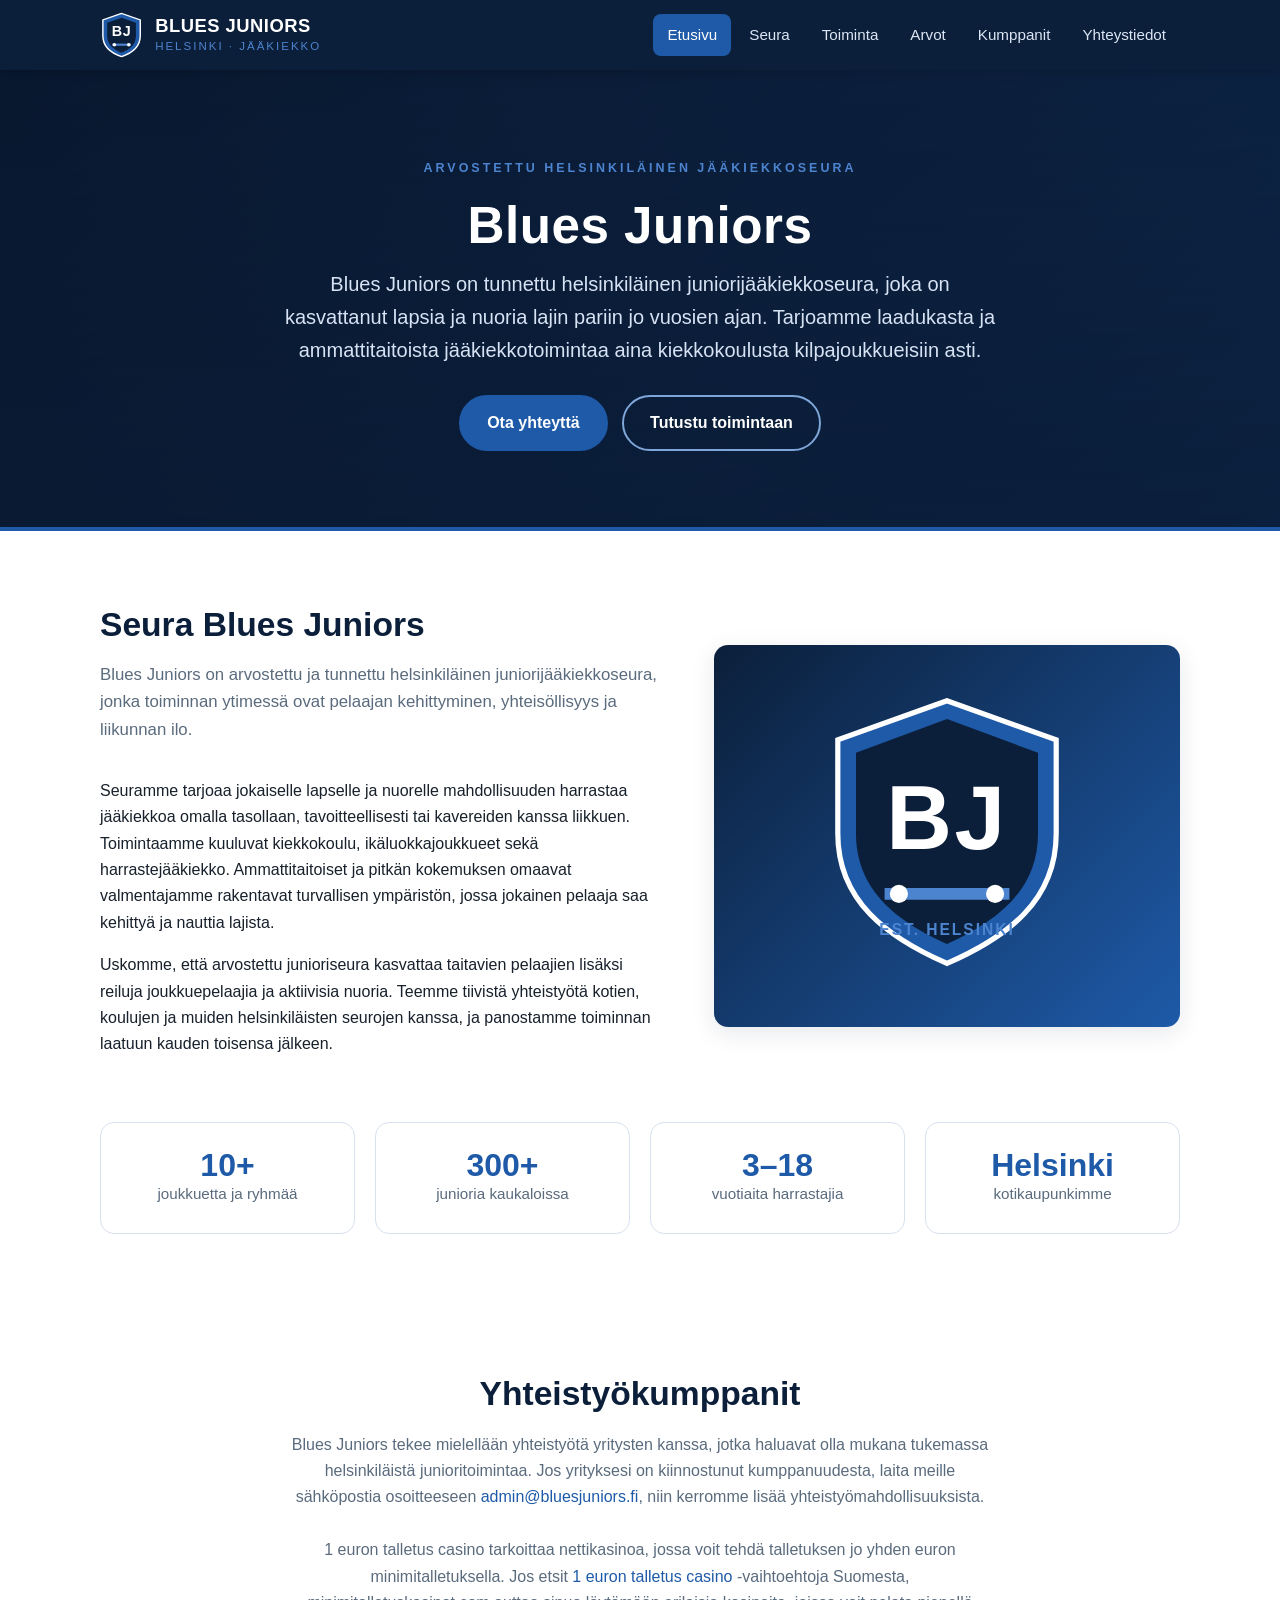
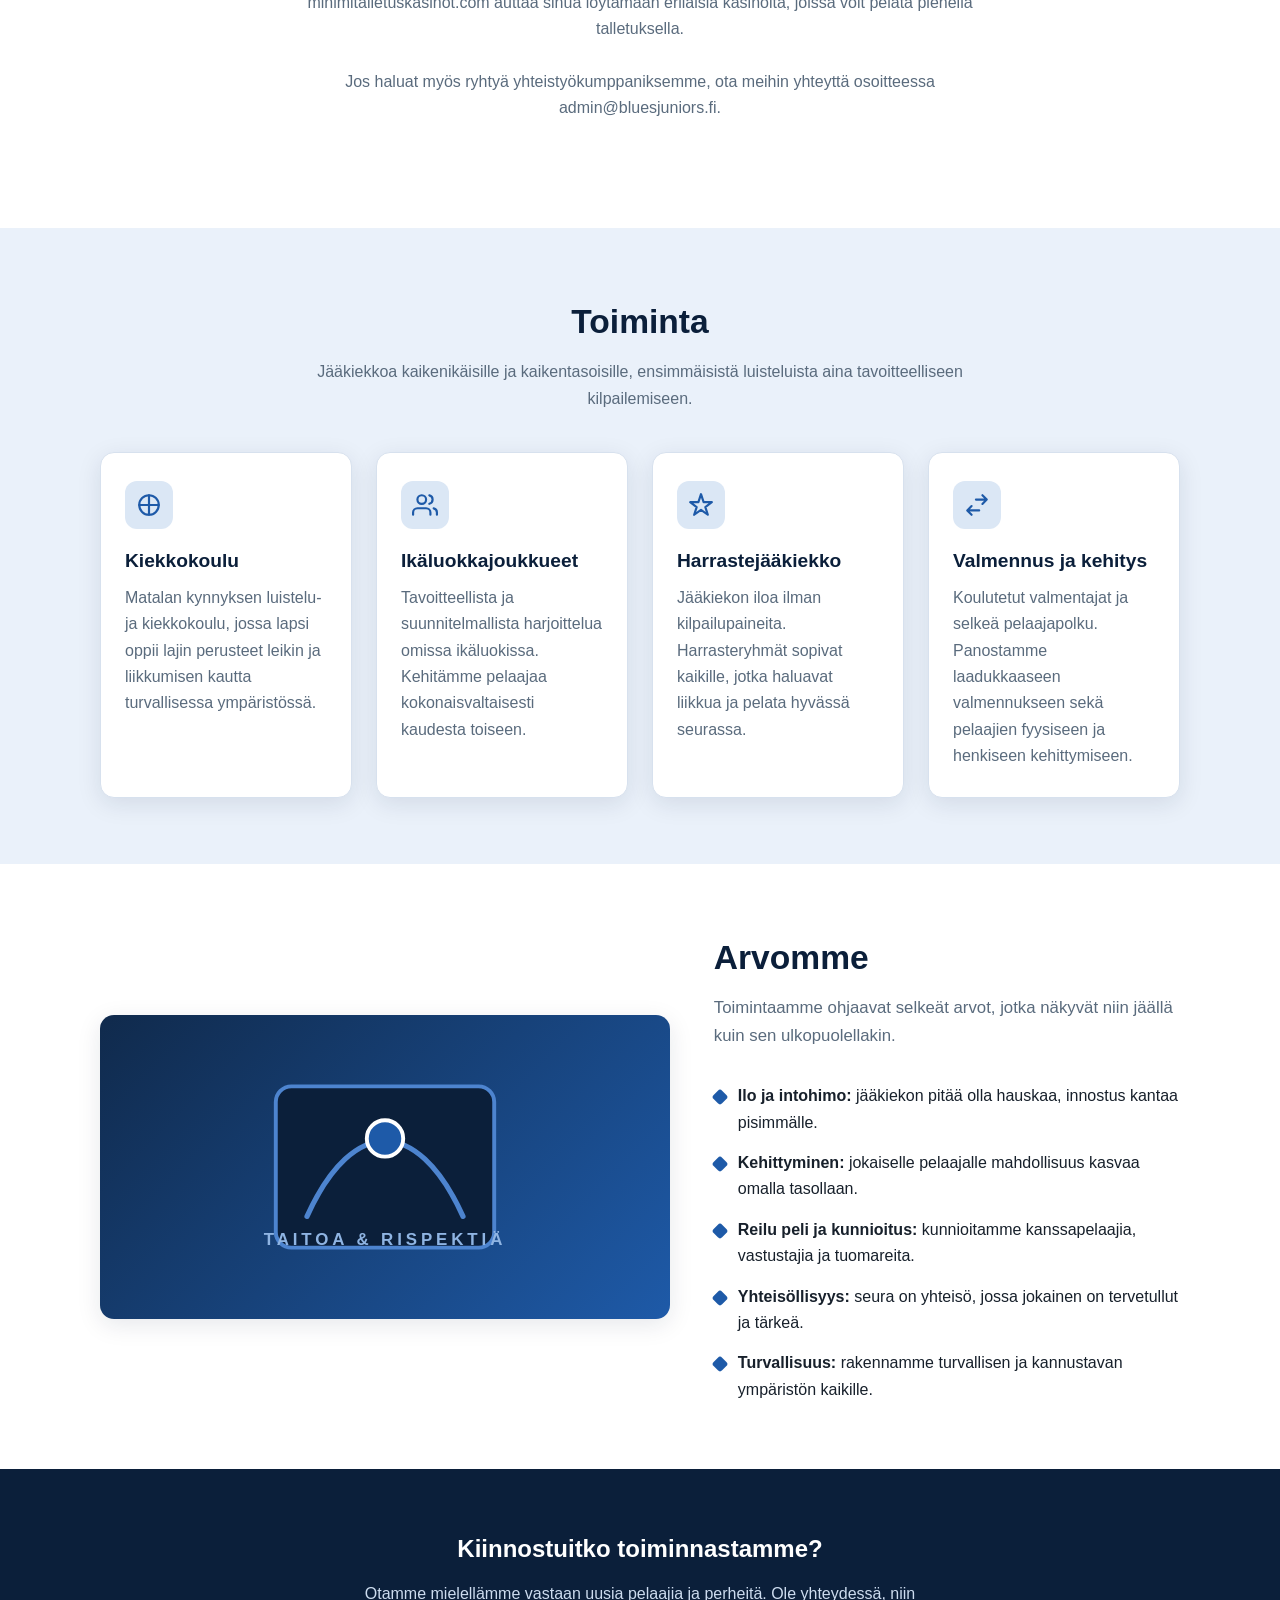
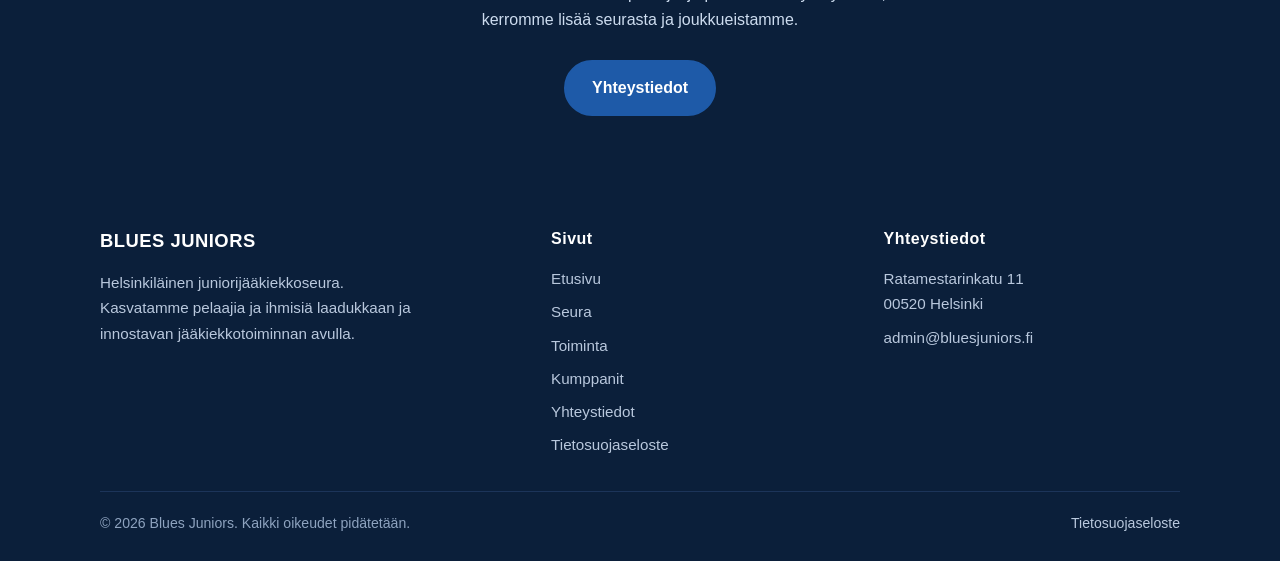
<file: index.html>
<!DOCTYPE html>
<html lang="fi">
<head>
  <meta charset="UTF-8">
  <meta name="viewport" content="width=device-width, initial-scale=1.0">
  <title>Blues Juniors – Helsinkiläistä juniorijääkiekkoa</title>
  <meta name="description" content="Blues Juniors on helsinkiläinen juniorijääkiekkoseura. Tarjoamme laadukasta jääkiekkotoimintaa lapsille ja nuorille kiekkokoulusta kilpajoukkueisiin.">
  <link rel="canonical" href="https://www.bluesjuniors.fi/">
  <meta property="og:title" content="Blues Juniors – Helsinkiläistä juniorijääkiekkoa">
  <meta property="og:description" content="Helsinkiläinen juniorijääkiekkoseura. Kiekkokoulu, junioritoiminta ja harrastejääkiekko kaikenikäisille.">
  <meta property="og:type" content="website">
  <meta property="og:url" content="https://www.bluesjuniors.fi/">
  <meta property="og:locale" content="fi_FI">
  <link rel="stylesheet" href="style.css">
</head>
<body>

  <!-- ========== HEADER ========== -->
  <header class="site-header">
    <div class="header-inner">
      <a class="brand" href="index.html" aria-label="Blues Juniors etusivu">
        <svg viewBox="0 0 60 64" role="img" aria-label="Blues Juniors -logo" xmlns="http://www.w3.org/2000/svg">
          <path d="M30 2 4 11v22c0 15 11 24 26 29 15-5 26-14 26-29V11L30 2z" fill="#1e5aa8" stroke="#ffffff" stroke-width="2"/>
          <path d="M30 8 10 15v18c0 12 9 19.5 20 23.8C41 52.5 50 45 50 33V15L30 8z" fill="#0b1f3a"/>
          <text x="30" y="34" text-anchor="middle" font-family="Segoe UI, Arial, sans-serif" font-size="20" font-weight="700" fill="#ffffff" letter-spacing="1">BJ</text>
          <path d="M17 44 h26 v3 h-26z" fill="#4d84cf"/>
          <circle cx="20" cy="45.5" r="2.4" fill="#ffffff"/>
          <circle cx="40" cy="45.5" r="2.4" fill="#ffffff"/>
        </svg>
        <span class="brand-text">
          <strong>BLUES JUNIORS</strong>
          <span>Helsinki · Jääkiekko</span>
        </span>
      </a>

      <button class="nav-toggle" aria-label="Avaa valikko" aria-expanded="false" onclick="var n=document.getElementById('nav');n.classList.toggle('open');this.setAttribute('aria-expanded',n.classList.contains('open'));">&#9776;</button>

      <nav class="nav" id="nav" aria-label="Päävalikko">
        <a href="index.html" class="active">Etusivu</a>
        <a href="index.html#seura">Seura</a>
        <a href="index.html#toiminta">Toiminta</a>
        <a href="index.html#arvot">Arvot</a>
        <a href="index.html#kumppanit">Kumppanit</a>
        <a href="yhteystiedot.html">Yhteystiedot</a>
      </nav>
    </div>
  </header>

  <!-- ========== HERO ========== -->
  <section class="hero">
    <div class="container">
      <span class="eyebrow">Arvostettu helsinkiläinen jääkiekkoseura</span>
      <h1>Blues Juniors</h1>
      <p>Blues Juniors on tunnettu helsinkiläinen juniorijääkiekkoseura, joka on kasvattanut lapsia ja nuoria lajin pariin jo vuosien ajan. Tarjoamme laadukasta ja ammattitaitoista jääkiekkotoimintaa aina kiekkokoulusta kilpajoukkueisiin asti.</p>
      <a href="yhteystiedot.html" class="btn">Ota yhteyttä</a>
      <a href="index.html#toiminta" class="btn ghost">Tutustu toimintaan</a>
    </div>
  </section>

  <!-- ========== SEURA ========== -->
  <section class="section" id="seura">
    <div class="container">
      <div class="split">
        <div>
          <h2>Seura Blues Juniors</h2>
          <p class="lead">Blues Juniors on arvostettu ja tunnettu helsinkiläinen juniorijääkiekkoseura, jonka toiminnan ytimessä ovat pelaajan kehittyminen, yhteisöllisyys ja liikunnan ilo.</p>
          <p>Seuramme tarjoaa jokaiselle lapselle ja nuorelle mahdollisuuden harrastaa jääkiekkoa omalla tasollaan, tavoitteellisesti tai kavereiden kanssa liikkuen. Toimintaamme kuuluvat kiekkokoulu, ikäluokkajoukkueet sekä harrastejääkiekko. Ammattitaitoiset ja pitkän kokemuksen omaavat valmentajamme rakentavat turvallisen ympäristön, jossa jokainen pelaaja saa kehittyä ja nauttia lajista.</p>
          <p>Uskomme, että arvostettu junioriseura kasvattaa taitavien pelaajien lisäksi reiluja joukkuepelaajia ja aktiivisia nuoria. Teemme tiivistä yhteistyötä kotien, koulujen ja muiden helsinkiläisten seurojen kanssa, ja panostamme toiminnan laatuun kauden toisensa jälkeen.</p>
        </div>
        <div class="crest" aria-hidden="true">
          <svg viewBox="0 0 200 220" xmlns="http://www.w3.org/2000/svg">
            <path d="M100 6 16 36v72c0 52 38 80 84 100 46-20 84-48 84-100V36L100 6z" fill="#1e5aa8" stroke="#ffffff" stroke-width="4"/>
            <path d="M100 20 30 46v62c0 44 32 68 70 85 38-17 70-41 70-85V46L100 20z" fill="#0b1f3a"/>
            <text x="100" y="120" text-anchor="middle" font-family="Segoe UI, Arial, sans-serif" font-size="70" font-weight="700" fill="#ffffff" letter-spacing="2">BJ</text>
            <path d="M52 150 h96 v9 h-96z" fill="#4d84cf"/>
            <circle cx="63" cy="154.5" r="7" fill="#ffffff"/>
            <circle cx="137" cy="154.5" r="7" fill="#ffffff"/>
            <text x="100" y="186" text-anchor="middle" font-family="Segoe UI, Arial, sans-serif" font-size="12" font-weight="600" fill="#4d84cf" letter-spacing="1.5">EST. HELSINKI</text>
          </svg>
        </div>
      </div>

      <div class="stats" style="margin-top:48px;">
        <div class="stat"><b>10+</b><span>joukkuetta ja ryhmää</span></div>
        <div class="stat"><b>300+</b><span>junioria kaukaloissa</span></div>
        <div class="stat"><b>3–18</b><span>vuotiaita harrastajia</span></div>
        <div class="stat"><b>Helsinki</b><span>kotikaupunkimme</span></div>
      </div>
    </div>
  </section>

  <!-- ========== YHTEISTYÖKUMPPANIT ========== -->
  <section class="section" id="kumppanit">
    <div class="container">
      <div class="section-head">
        <h2>Yhteistyökumppanit</h2>
        <p>Blues Juniors tekee mielellään yhteistyötä yritysten kanssa, jotka haluavat olla mukana tukemassa helsinkiläistä junioritoimintaa. Jos yrityksesi on kiinnostunut kumppanuudesta, laita meille sähköpostia osoitteeseen <a href="mailto:admin@bluesjuniors.fi">admin@bluesjuniors.fi</a>, niin kerromme lisää yhteistyömahdollisuuksista.</p>
      <br><p>1 euron talletus casino tarkoittaa nettikasinoa, jossa voit tehdä talletuksen jo yhden euron minimitalletuksella. Jos etsit <a href="https://minimitalletuskasinot.com/1-euron/">1 euron talletus casino</a> -vaihtoehtoja Suomesta, minimitalletuskasinot.com auttaa sinua löytämään erilaisia kasinoita, joissa voit pelata pienellä talletuksella.</p>
      <br><p>Jos haluat myös ryhtyä yhteistyökumppaniksemme, ota meihin yhteyttä osoitteessa admin@bluesjuniors.fi.</p></div>
    </div>
  </section>

  <!-- ========== TOIMINTA ========== -->
  <section class="section alt" id="toiminta">
    <div class="container">
      <div class="section-head">
        <h2>Toiminta</h2>
        <p>Jääkiekkoa kaikenikäisille ja kaikentasoisille, ensimmäisistä luisteluista aina tavoitteelliseen kilpailemiseen.</p>
      </div>
      <div class="grid">
        <div class="card">
          <div class="ico" aria-hidden="true">
            <svg width="26" height="26" viewBox="0 0 24 24" fill="none" stroke="currentColor" stroke-width="2" stroke-linecap="round" stroke-linejoin="round"><circle cx="12" cy="12" r="9"/><path d="M12 3v18M3 12h18"/></svg>
          </div>
          <h3>Kiekkokoulu</h3>
          <p>Matalan kynnyksen luistelu- ja kiekkokoulu, jossa lapsi oppii lajin perusteet leikin ja liikkumisen kautta turvallisessa ympäristössä.</p>
        </div>
        <div class="card">
          <div class="ico" aria-hidden="true">
            <svg width="26" height="26" viewBox="0 0 24 24" fill="none" stroke="currentColor" stroke-width="2" stroke-linecap="round" stroke-linejoin="round"><path d="M17 21v-2a4 4 0 0 0-4-4H5a4 4 0 0 0-4 4v2"/><circle cx="9" cy="7" r="4"/><path d="M23 21v-2a4 4 0 0 0-3-3.87M16 3.13a4 4 0 0 1 0 7.75"/></svg>
          </div>
          <h3>Ikäluokkajoukkueet</h3>
          <p>Tavoitteellista ja suunnitelmallista harjoittelua omissa ikäluokissa. Kehitämme pelaajaa kokonaisvaltaisesti kaudesta toiseen.</p>
        </div>
        <div class="card">
          <div class="ico" aria-hidden="true">
            <svg width="26" height="26" viewBox="0 0 24 24" fill="none" stroke="currentColor" stroke-width="2" stroke-linecap="round" stroke-linejoin="round"><path d="M12 2l2.4 7.4H22l-6 4.5 2.3 7.1-6.3-4.6L5.7 21 8 14 2 9.4h7.6z"/></svg>
          </div>
          <h3>Harrastejääkiekko</h3>
          <p>Jääkiekon iloa ilman kilpailupaineita. Harrasteryhmät sopivat kaikille, jotka haluavat liikkua ja pelata hyvässä seurassa.</p>
        </div>
        <div class="card">
          <div class="ico" aria-hidden="true">
            <svg width="26" height="26" viewBox="0 0 24 24" fill="none" stroke="currentColor" stroke-width="2" stroke-linecap="round" stroke-linejoin="round"><path d="M20 7h-9M14 17H5M17 3l4 4-4 4M7 21l-4-4 4-4"/></svg>
          </div>
          <h3>Valmennus ja kehitys</h3>
          <p>Koulutetut valmentajat ja selkeä pelaajapolku. Panostamme laadukkaaseen valmennukseen sekä pelaajien fyysiseen ja henkiseen kehittymiseen.</p>
        </div>
      </div>
    </div>
  </section>

  <!-- ========== ARVOT ========== -->
  <section class="section" id="arvot">
    <div class="container">
      <div class="split">
        <div class="crest" aria-hidden="true" style="background:linear-gradient(135deg,#102a4c,#1e5aa8);">
          <svg viewBox="0 0 200 160" xmlns="http://www.w3.org/2000/svg">
            <rect x="16" y="18" width="168" height="124" rx="12" fill="#0b1f3a" stroke="#4d84cf" stroke-width="3"/>
            <path d="M40 118 c18-40 40-58 60-58 s42 18 60 58" fill="none" stroke="#4d84cf" stroke-width="4" stroke-linecap="round"/>
            <circle cx="100" cy="58" r="14" fill="#1e5aa8" stroke="#ffffff" stroke-width="3"/>
            <text x="100" y="140" text-anchor="middle" font-family="Segoe UI, Arial, sans-serif" font-size="13" font-weight="600" fill="#8fb4e2" letter-spacing="3">TAITOA &amp; RISPEKTIÄ</text>
          </svg>
        </div>
        <div>
          <h2>Arvomme</h2>
          <p class="lead">Toimintaamme ohjaavat selkeät arvot, jotka näkyvät niin jäällä kuin sen ulkopuolellakin.</p>
          <ul class="values">
            <li><span><strong>Ilo ja intohimo:</strong> jääkiekon pitää olla hauskaa, innostus kantaa pisimmälle.</span></li>
            <li><span><strong>Kehittyminen:</strong> jokaiselle pelaajalle mahdollisuus kasvaa omalla tasollaan.</span></li>
            <li><span><strong>Reilu peli ja kunnioitus:</strong> kunnioitamme kanssapelaajia, vastustajia ja tuomareita.</span></li>
            <li><span><strong>Yhteisöllisyys:</strong> seura on yhteisö, jossa jokainen on tervetullut ja tärkeä.</span></li>
            <li><span><strong>Turvallisuus:</strong> rakennamme turvallisen ja kannustavan ympäristön kaikille.</span></li>
          </ul>
        </div>
      </div>
    </div>
  </section>

  <!-- ========== CTA ========== -->
  <section class="cta">
    <div class="container">
      <h2>Kiinnostuitko toiminnastamme?</h2>
      <p>Otamme mielellämme vastaan uusia pelaajia ja perheitä. Ole yhteydessä, niin kerromme lisää seurasta ja joukkueistamme.</p>
      <a href="yhteystiedot.html" class="btn">Yhteystiedot</a>
    </div>
  </section>

  <!-- ========== FOOTER ========== -->
  <footer class="site-footer">
    <div class="container">
      <div class="footer-grid">
        <div>
          <div class="brand" style="margin-bottom:14px;">
            <strong style="font-size:1.15rem;letter-spacing:.5px;">BLUES JUNIORS</strong>
          </div>
          <p style="margin:0;max-width:320px;">Helsinkiläinen juniorijääkiekkoseura. Kasvatamme pelaajia ja ihmisiä laadukkaan ja innostavan jääkiekkotoiminnan avulla.</p>
        </div>
        <div>
          <h4>Sivut</h4>
          <ul class="footer-links">
            <li><a href="index.html">Etusivu</a></li>
            <li><a href="index.html#seura">Seura</a></li>
            <li><a href="index.html#toiminta">Toiminta</a></li>
            <li><a href="index.html#kumppanit">Kumppanit</a></li>
            <li><a href="yhteystiedot.html">Yhteystiedot</a></li>
            <li><a href="tietosuoja.html">Tietosuojaseloste</a></li>
          </ul>
        </div>
        <div>
          <h4>Yhteystiedot</h4>
          <ul class="footer-links">
            <li>Ratamestarinkatu 11<br>00520 Helsinki</li>
            <li><a href="mailto:admin@bluesjuniors.fi">admin@bluesjuniors.fi</a></li>
          </ul>
        </div>
      </div>
      <div class="footer-bottom">
        <span>&copy; <span id="year">2026</span> Blues Juniors. Kaikki oikeudet pidätetään.</span>
        <span><a href="tietosuoja.html">Tietosuojaseloste</a></span>
      </div>
    </div>
  </footer>

  <script>
    document.getElementById('year').textContent = new Date().getFullYear();
  </script>
</body>
</html>
</file>
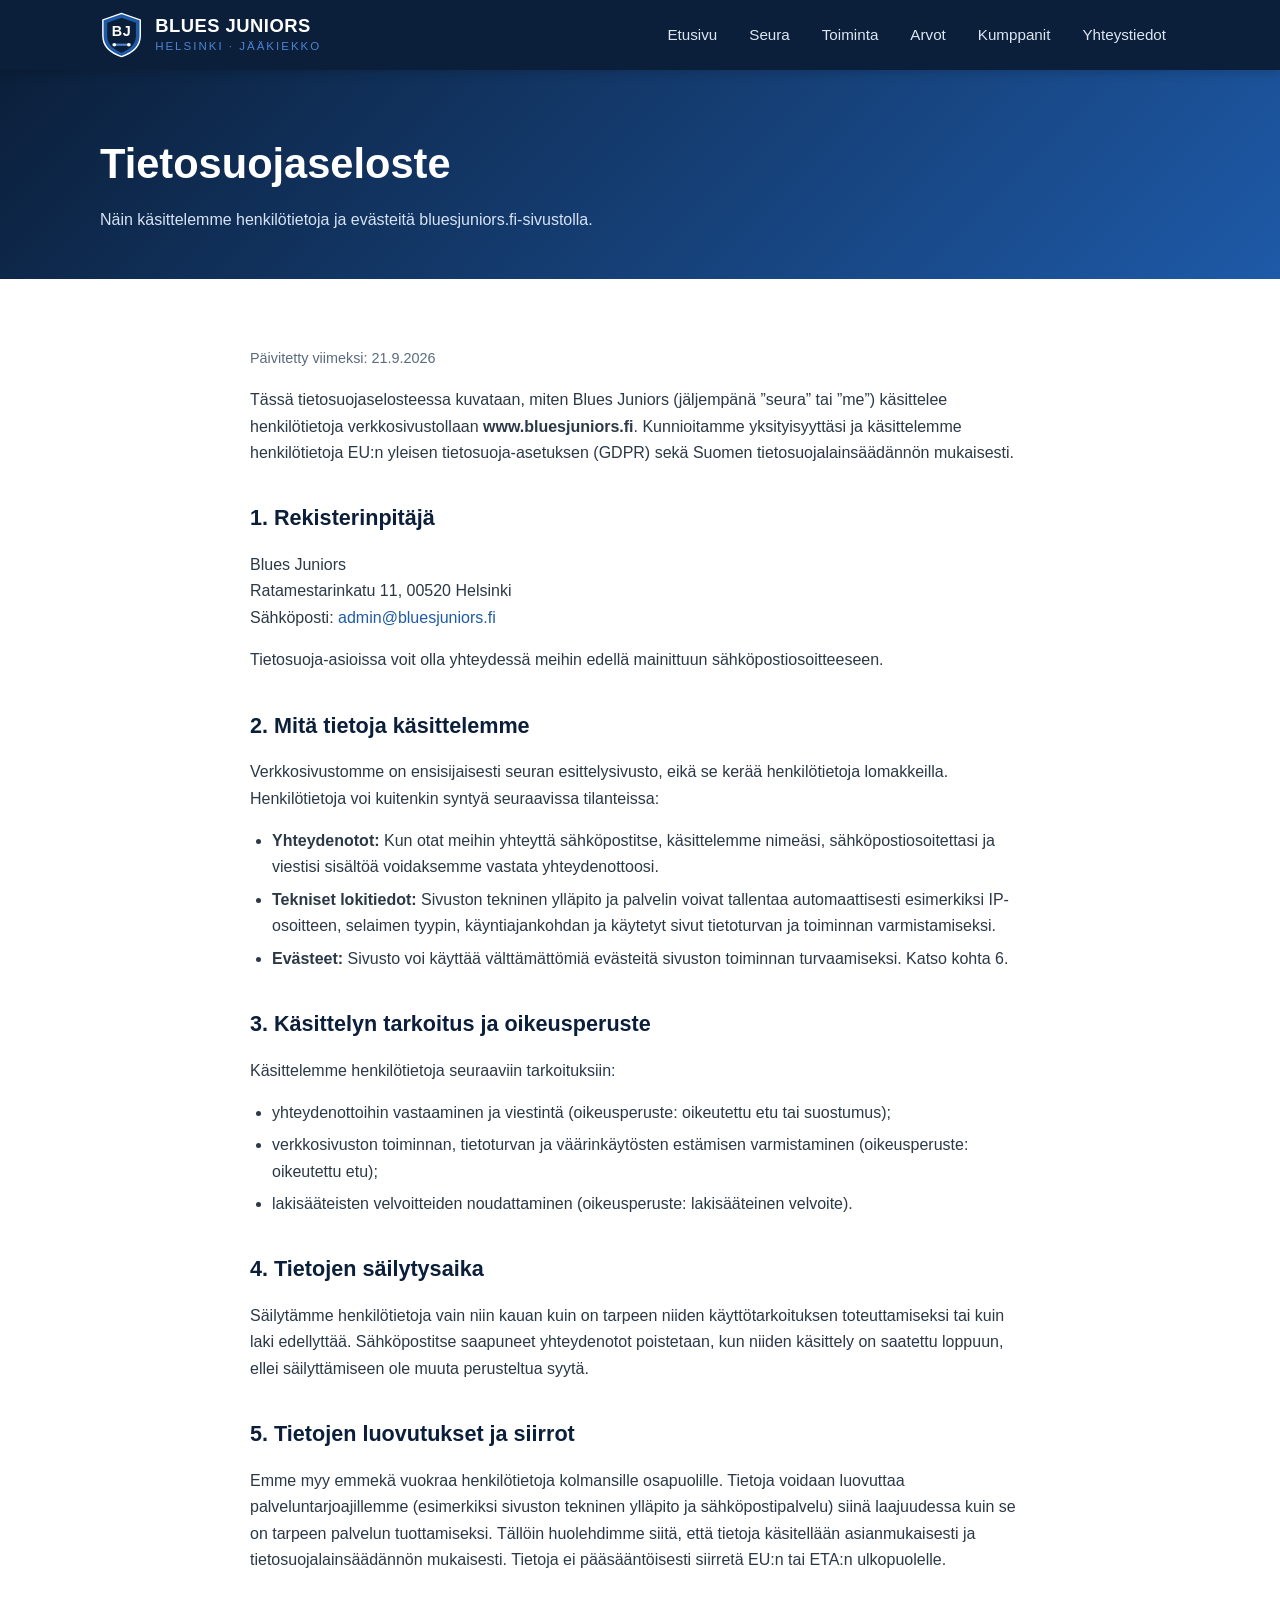
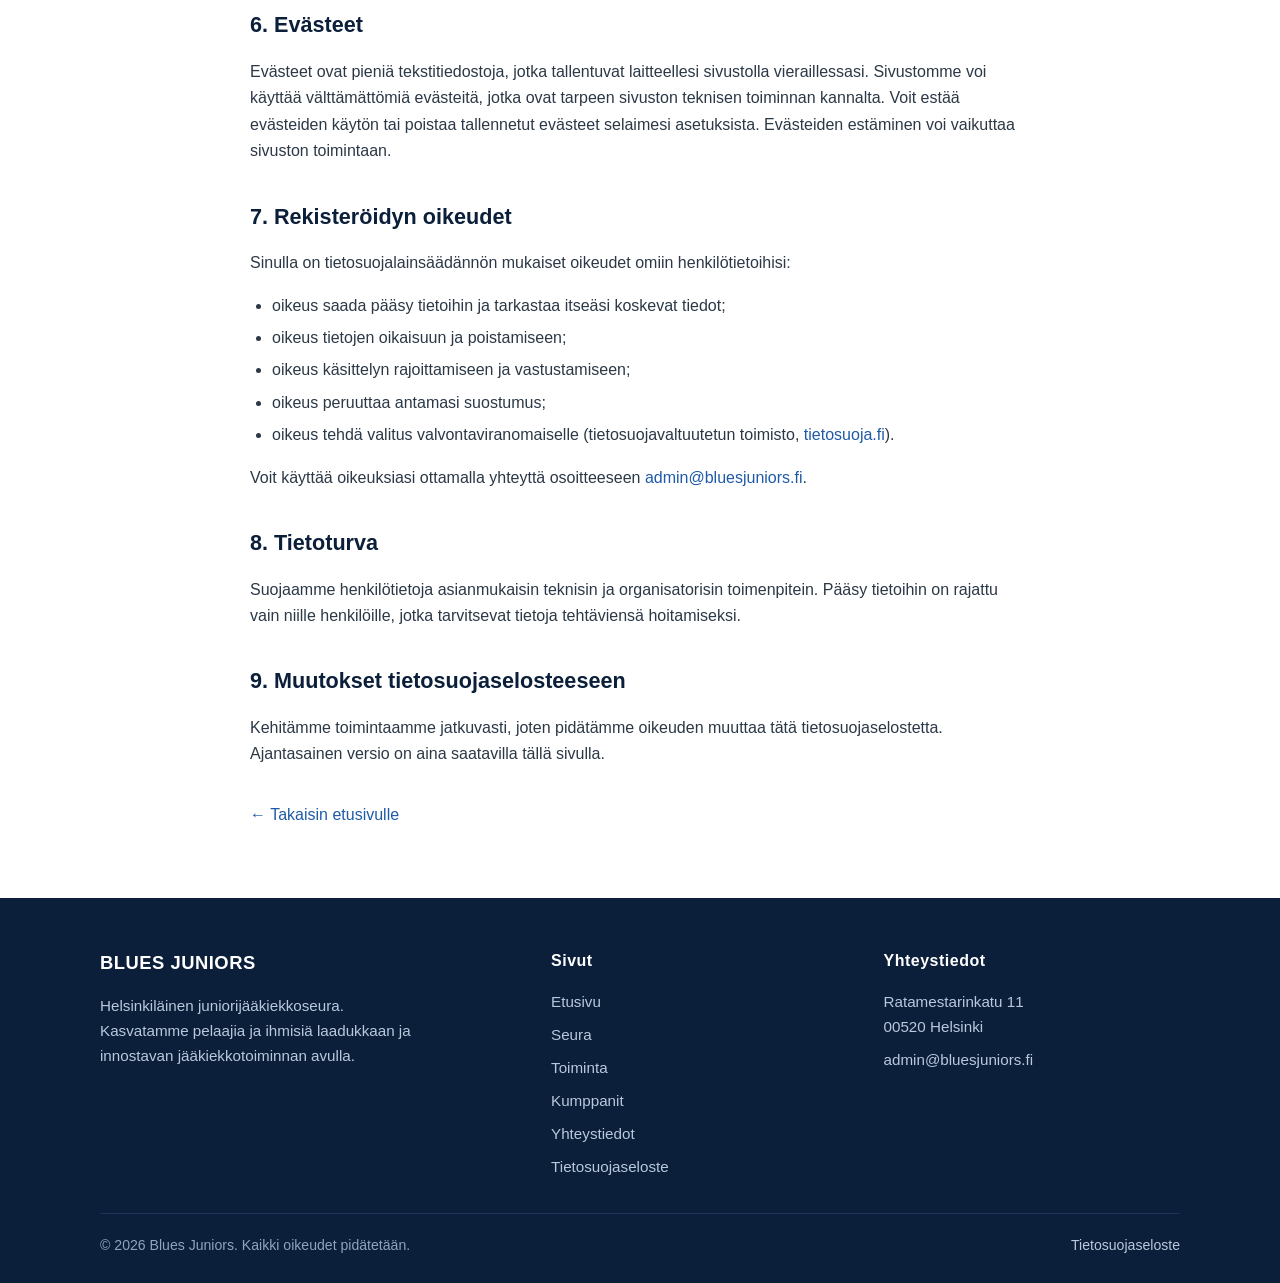
<file: tietosuoja.html>
<!DOCTYPE html>
<html lang="fi">
<head>
  <meta charset="UTF-8">
  <meta name="viewport" content="width=device-width, initial-scale=1.0">
  <title>Tietosuojaseloste – Blues Juniors</title>
  <meta name="description" content="Blues Juniors -sivuston tietosuojaseloste: miten käsittelemme henkilötietoja ja evästeitä.">
  <link rel="canonical" href="https://www.bluesjuniors.fi/tietosuoja.html">
  <meta name="robots" content="index, follow">
  <link rel="stylesheet" href="style.css">
</head>
<body>

  <!-- ========== HEADER ========== -->
  <header class="site-header">
    <div class="header-inner">
      <a class="brand" href="index.html" aria-label="Blues Juniors etusivu">
        <svg viewBox="0 0 60 64" role="img" aria-label="Blues Juniors -logo" xmlns="http://www.w3.org/2000/svg">
          <path d="M30 2 4 11v22c0 15 11 24 26 29 15-5 26-14 26-29V11L30 2z" fill="#1e5aa8" stroke="#ffffff" stroke-width="2"/>
          <path d="M30 8 10 15v18c0 12 9 19.5 20 23.8C41 52.5 50 45 50 33V15L30 8z" fill="#0b1f3a"/>
          <text x="30" y="34" text-anchor="middle" font-family="Segoe UI, Arial, sans-serif" font-size="20" font-weight="700" fill="#ffffff" letter-spacing="1">BJ</text>
          <path d="M17 44 h26 v3 h-26z" fill="#4d84cf"/>
          <circle cx="20" cy="45.5" r="2.4" fill="#ffffff"/>
          <circle cx="40" cy="45.5" r="2.4" fill="#ffffff"/>
        </svg>
        <span class="brand-text">
          <strong>BLUES JUNIORS</strong>
          <span>Helsinki · Jääkiekko</span>
        </span>
      </a>

      <button class="nav-toggle" aria-label="Avaa valikko" aria-expanded="false" onclick="var n=document.getElementById('nav');n.classList.toggle('open');this.setAttribute('aria-expanded',n.classList.contains('open'));">&#9776;</button>

      <nav class="nav" id="nav" aria-label="Päävalikko">
        <a href="index.html">Etusivu</a>
        <a href="index.html#seura">Seura</a>
        <a href="index.html#toiminta">Toiminta</a>
        <a href="index.html#arvot">Arvot</a>
        <a href="index.html#kumppanit">Kumppanit</a>
        <a href="yhteystiedot.html">Yhteystiedot</a>
      </nav>
    </div>
  </header>

  <!-- ========== PAGE HERO ========== -->
  <section class="page-hero">
    <div class="container">
      <h1>Tietosuojaseloste</h1>
      <p>Näin käsittelemme henkilötietoja ja evästeitä bluesjuniors.fi-sivustolla.</p>
    </div>
  </section>

  <!-- ========== CONTENT ========== -->
  <article class="prose">
    <p class="updated">Päivitetty viimeksi: 21.9.2026</p>

    <p>Tässä tietosuojaselosteessa kuvataan, miten Blues Juniors (jäljempänä ”seura” tai ”me”) käsittelee henkilötietoja verkkosivustollaan <strong>www.bluesjuniors.fi</strong>. Kunnioitamme yksityisyyttäsi ja käsittelemme henkilötietoja EU:n yleisen tietosuoja-asetuksen (GDPR) sekä Suomen tietosuojalainsäädännön mukaisesti.</p>

    <h2>1. Rekisterinpitäjä</h2>
    <p>Blues Juniors<br>
    Ratamestarinkatu 11, 00520 Helsinki<br>
    Sähköposti: <a href="mailto:admin@bluesjuniors.fi">admin@bluesjuniors.fi</a></p>
    <p>Tietosuoja-asioissa voit olla yhteydessä meihin edellä mainittuun sähköpostiosoitteeseen.</p>

    <h2>2. Mitä tietoja käsittelemme</h2>
    <p>Verkkosivustomme on ensisijaisesti seuran esittelysivusto, eikä se kerää henkilötietoja lomakkeilla. Henkilötietoja voi kuitenkin syntyä seuraavissa tilanteissa:</p>
    <ul>
      <li><strong>Yhteydenotot:</strong> Kun otat meihin yhteyttä sähköpostitse, käsittelemme nimeäsi, sähköpostiosoitettasi ja viestisi sisältöä voidaksemme vastata yhteydenottoosi.</li>
      <li><strong>Tekniset lokitiedot:</strong> Sivuston tekninen ylläpito ja palvelin voivat tallentaa automaattisesti esimerkiksi IP-osoitteen, selaimen tyypin, käyntiajankohdan ja käytetyt sivut tietoturvan ja toiminnan varmistamiseksi.</li>
      <li><strong>Evästeet:</strong> Sivusto voi käyttää välttämättömiä evästeitä sivuston toiminnan turvaamiseksi. Katso kohta 6.</li>
    </ul>

    <h2>3. Käsittelyn tarkoitus ja oikeusperuste</h2>
    <p>Käsittelemme henkilötietoja seuraaviin tarkoituksiin:</p>
    <ul>
      <li>yhteydenottoihin vastaaminen ja viestintä (oikeusperuste: oikeutettu etu tai suostumus);</li>
      <li>verkkosivuston toiminnan, tietoturvan ja väärinkäytösten estämisen varmistaminen (oikeusperuste: oikeutettu etu);</li>
      <li>lakisääteisten velvoitteiden noudattaminen (oikeusperuste: lakisääteinen velvoite).</li>
    </ul>

    <h2>4. Tietojen säilytysaika</h2>
    <p>Säilytämme henkilötietoja vain niin kauan kuin on tarpeen niiden käyttötarkoituksen toteuttamiseksi tai kuin laki edellyttää. Sähköpostitse saapuneet yhteydenotot poistetaan, kun niiden käsittely on saatettu loppuun, ellei säilyttämiseen ole muuta perusteltua syytä.</p>

    <h2>5. Tietojen luovutukset ja siirrot</h2>
    <p>Emme myy emmekä vuokraa henkilötietoja kolmansille osapuolille. Tietoja voidaan luovuttaa palveluntarjoajillemme (esimerkiksi sivuston tekninen ylläpito ja sähköpostipalvelu) siinä laajuudessa kuin se on tarpeen palvelun tuottamiseksi. Tällöin huolehdimme siitä, että tietoja käsitellään asianmukaisesti ja tietosuojalainsäädännön mukaisesti. Tietoja ei pääsääntöisesti siirretä EU:n tai ETA:n ulkopuolelle.</p>

    <h2>6. Evästeet</h2>
    <p>Evästeet ovat pieniä tekstitiedostoja, jotka tallentuvat laitteellesi sivustolla vieraillessasi. Sivustomme voi käyttää välttämättömiä evästeitä, jotka ovat tarpeen sivuston teknisen toiminnan kannalta. Voit estää evästeiden käytön tai poistaa tallennetut evästeet selaimesi asetuksista. Evästeiden estäminen voi vaikuttaa sivuston toimintaan.</p>

    <h2>7. Rekisteröidyn oikeudet</h2>
    <p>Sinulla on tietosuojalainsäädännön mukaiset oikeudet omiin henkilötietoihisi:</p>
    <ul>
      <li>oikeus saada pääsy tietoihin ja tarkastaa itseäsi koskevat tiedot;</li>
      <li>oikeus tietojen oikaisuun ja poistamiseen;</li>
      <li>oikeus käsittelyn rajoittamiseen ja vastustamiseen;</li>
      <li>oikeus peruuttaa antamasi suostumus;</li>
      <li>oikeus tehdä valitus valvontaviranomaiselle (tietosuojavaltuutetun toimisto, <a href="https://tietosuoja.fi" rel="noopener">tietosuoja.fi</a>).</li>
    </ul>
    <p>Voit käyttää oikeuksiasi ottamalla yhteyttä osoitteeseen <a href="mailto:admin@bluesjuniors.fi">admin@bluesjuniors.fi</a>.</p>

    <h2>8. Tietoturva</h2>
    <p>Suojaamme henkilötietoja asianmukaisin teknisin ja organisatorisin toimenpitein. Pääsy tietoihin on rajattu vain niille henkilöille, jotka tarvitsevat tietoja tehtäviensä hoitamiseksi.</p>

    <h2>9. Muutokset tietosuojaselosteeseen</h2>
    <p>Kehitämme toimintaamme jatkuvasti, joten pidätämme oikeuden muuttaa tätä tietosuojaselostetta. Ajantasainen versio on aina saatavilla tällä sivulla.</p>

    <p style="margin-top:34px;"><a href="index.html">&larr; Takaisin etusivulle</a></p>
  </article>

  <!-- ========== FOOTER ========== -->
  <footer class="site-footer">
    <div class="container">
      <div class="footer-grid">
        <div>
          <div class="brand" style="margin-bottom:14px;">
            <strong style="font-size:1.15rem;letter-spacing:.5px;">BLUES JUNIORS</strong>
          </div>
          <p style="margin:0;max-width:320px;">Helsinkiläinen juniorijääkiekkoseura. Kasvatamme pelaajia ja ihmisiä laadukkaan ja innostavan jääkiekkotoiminnan avulla.</p>
        </div>
        <div>
          <h4>Sivut</h4>
          <ul class="footer-links">
            <li><a href="index.html">Etusivu</a></li>
            <li><a href="index.html#seura">Seura</a></li>
            <li><a href="index.html#toiminta">Toiminta</a></li>
            <li><a href="index.html#kumppanit">Kumppanit</a></li>
            <li><a href="yhteystiedot.html">Yhteystiedot</a></li>
            <li><a href="tietosuoja.html">Tietosuojaseloste</a></li>
          </ul>
        </div>
        <div>
          <h4>Yhteystiedot</h4>
          <ul class="footer-links">
            <li>Ratamestarinkatu 11<br>00520 Helsinki</li>
            <li><a href="mailto:admin@bluesjuniors.fi">admin@bluesjuniors.fi</a></li>
          </ul>
        </div>
      </div>
      <div class="footer-bottom">
        <span>&copy; <span id="year">2026</span> Blues Juniors. Kaikki oikeudet pidätetään.</span>
        <span><a href="tietosuoja.html">Tietosuojaseloste</a></span>
      </div>
    </div>
  </footer>

  <script>
    document.getElementById('year').textContent = new Date().getFullYear();
  </script>
</body>
</html>
</file>
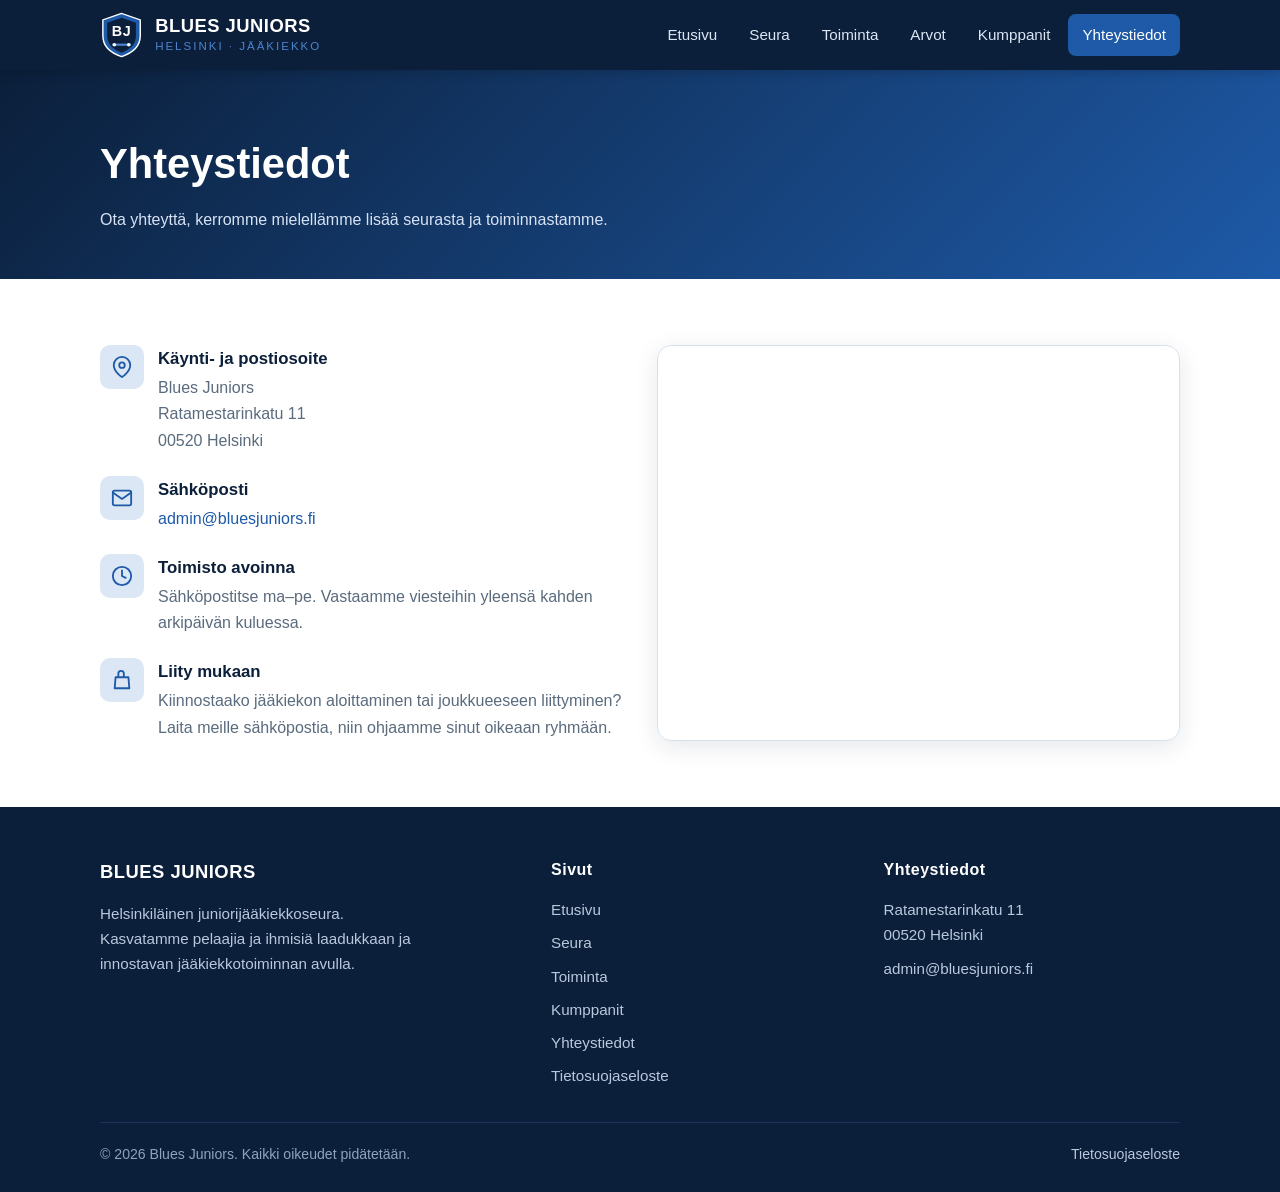
<file: yhteystiedot.html>
<!DOCTYPE html>
<html lang="fi">
<head>
  <meta charset="UTF-8">
  <meta name="viewport" content="width=device-width, initial-scale=1.0">
  <title>Yhteystiedot – Blues Juniors</title>
  <meta name="description" content="Blues Juniors -juniorijääkiekkoseuran yhteystiedot. Ota yhteyttä sähköpostitse osoitteeseen admin@bluesjuniors.fi. Toimimme Helsingissä.">
  <link rel="canonical" href="https://www.bluesjuniors.fi/yhteystiedot.html">
  <meta property="og:title" content="Yhteystiedot – Blues Juniors">
  <meta property="og:description" content="Ota yhteyttä Blues Juniors -seuraan. Toimimme Helsingissä.">
  <meta property="og:type" content="website">
  <meta property="og:url" content="https://www.bluesjuniors.fi/yhteystiedot.html">
  <meta property="og:locale" content="fi_FI">
  <link rel="stylesheet" href="style.css">
</head>
<body>

  <!-- ========== HEADER ========== -->
  <header class="site-header">
    <div class="header-inner">
      <a class="brand" href="index.html" aria-label="Blues Juniors etusivu">
        <svg viewBox="0 0 60 64" role="img" aria-label="Blues Juniors -logo" xmlns="http://www.w3.org/2000/svg">
          <path d="M30 2 4 11v22c0 15 11 24 26 29 15-5 26-14 26-29V11L30 2z" fill="#1e5aa8" stroke="#ffffff" stroke-width="2"/>
          <path d="M30 8 10 15v18c0 12 9 19.5 20 23.8C41 52.5 50 45 50 33V15L30 8z" fill="#0b1f3a"/>
          <text x="30" y="34" text-anchor="middle" font-family="Segoe UI, Arial, sans-serif" font-size="20" font-weight="700" fill="#ffffff" letter-spacing="1">BJ</text>
          <path d="M17 44 h26 v3 h-26z" fill="#4d84cf"/>
          <circle cx="20" cy="45.5" r="2.4" fill="#ffffff"/>
          <circle cx="40" cy="45.5" r="2.4" fill="#ffffff"/>
        </svg>
        <span class="brand-text">
          <strong>BLUES JUNIORS</strong>
          <span>Helsinki · Jääkiekko</span>
        </span>
      </a>

      <button class="nav-toggle" aria-label="Avaa valikko" aria-expanded="false" onclick="var n=document.getElementById('nav');n.classList.toggle('open');this.setAttribute('aria-expanded',n.classList.contains('open'));">&#9776;</button>

      <nav class="nav" id="nav" aria-label="Päävalikko">
        <a href="index.html">Etusivu</a>
        <a href="index.html#seura">Seura</a>
        <a href="index.html#toiminta">Toiminta</a>
        <a href="index.html#arvot">Arvot</a>
        <a href="index.html#kumppanit">Kumppanit</a>
        <a href="yhteystiedot.html" class="active">Yhteystiedot</a>
      </nav>
    </div>
  </header>

  <!-- ========== PAGE HERO ========== -->
  <section class="page-hero">
    <div class="container">
      <h1>Yhteystiedot</h1>
      <p>Ota yhteyttä, kerromme mielellämme lisää seurasta ja toiminnastamme.</p>
    </div>
  </section>

  <!-- ========== CONTACT ========== -->
  <section class="section">
    <div class="container">
      <div class="contact-grid">
        <div class="info-block">
          <div class="info-item">
            <div class="ico" aria-hidden="true">
              <svg width="22" height="22" viewBox="0 0 24 24" fill="none" stroke="currentColor" stroke-width="2" stroke-linecap="round" stroke-linejoin="round"><path d="M21 10c0 7-9 13-9 13s-9-6-9-13a9 9 0 0 1 18 0z"/><circle cx="12" cy="10" r="3"/></svg>
            </div>
            <div>
              <h3>Käynti- ja postiosoite</h3>
              <p>Blues Juniors<br>Ratamestarinkatu 11<br>00520 Helsinki</p>
            </div>
          </div>

          <div class="info-item">
            <div class="ico" aria-hidden="true">
              <svg width="22" height="22" viewBox="0 0 24 24" fill="none" stroke="currentColor" stroke-width="2" stroke-linecap="round" stroke-linejoin="round"><path d="M4 4h16a2 2 0 0 1 2 2v12a2 2 0 0 1-2 2H4a2 2 0 0 1-2-2V6a2 2 0 0 1 2-2z"/><path d="M22 6l-10 7L2 6"/></svg>
            </div>
            <div>
              <h3>Sähköposti</h3>
              <p><a href="mailto:admin@bluesjuniors.fi">admin@bluesjuniors.fi</a></p>
            </div>
          </div>

          <div class="info-item">
            <div class="ico" aria-hidden="true">
              <svg width="22" height="22" viewBox="0 0 24 24" fill="none" stroke="currentColor" stroke-width="2" stroke-linecap="round" stroke-linejoin="round"><circle cx="12" cy="12" r="10"/><path d="M12 6v6l4 2"/></svg>
            </div>
            <div>
              <h3>Toimisto avoinna</h3>
              <p>Sähköpostitse ma–pe. Vastaamme viesteihin yleensä kahden arkipäivän kuluessa.</p>
            </div>
          </div>

          <div class="info-item">
            <div class="ico" aria-hidden="true">
              <svg width="22" height="22" viewBox="0 0 24 24" fill="none" stroke="currentColor" stroke-width="2" stroke-linecap="round" stroke-linejoin="round"><path d="M14 9V5a3 3 0 0 0-6 0v4M5 9h14l1 12H4L5 9z"/></svg>
            </div>
            <div>
              <h3>Liity mukaan</h3>
              <p>Kiinnostaako jääkiekon aloittaminen tai joukkueeseen liittyminen? Laita meille sähköpostia, niin ohjaamme sinut oikeaan ryhmään.</p>
            </div>
          </div>
        </div>

        <div class="map-embed">
          <iframe
            title="Blues Juniors sijainti Helsingissä kartalla"
            src="https://www.openstreetmap.org/export/embed.html?bbox=24.8711%2C60.1499%2C24.9511%2C60.1899&amp;layer=mapnik&amp;marker=60.1699%2C24.9111"
            loading="lazy"
            referrerpolicy="no-referrer-when-downgrade"></iframe>
        </div>
      </div>
    </div>
  </section>

  <!-- ========== FOOTER ========== -->
  <footer class="site-footer">
    <div class="container">
      <div class="footer-grid">
        <div>
          <div class="brand" style="margin-bottom:14px;">
            <strong style="font-size:1.15rem;letter-spacing:.5px;">BLUES JUNIORS</strong>
          </div>
          <p style="margin:0;max-width:320px;">Helsinkiläinen juniorijääkiekkoseura. Kasvatamme pelaajia ja ihmisiä laadukkaan ja innostavan jääkiekkotoiminnan avulla.</p>
        </div>
        <div>
          <h4>Sivut</h4>
          <ul class="footer-links">
            <li><a href="index.html">Etusivu</a></li>
            <li><a href="index.html#seura">Seura</a></li>
            <li><a href="index.html#toiminta">Toiminta</a></li>
            <li><a href="index.html#kumppanit">Kumppanit</a></li>
            <li><a href="yhteystiedot.html">Yhteystiedot</a></li>
            <li><a href="tietosuoja.html">Tietosuojaseloste</a></li>
          </ul>
        </div>
        <div>
          <h4>Yhteystiedot</h4>
          <ul class="footer-links">
            <li>Ratamestarinkatu 11<br>00520 Helsinki</li>
            <li><a href="mailto:admin@bluesjuniors.fi">admin@bluesjuniors.fi</a></li>
          </ul>
        </div>
      </div>
      <div class="footer-bottom">
        <span>&copy; <span id="year">2026</span> Blues Juniors. Kaikki oikeudet pidätetään.</span>
        <span><a href="tietosuoja.html">Tietosuojaseloste</a></span>
      </div>
    </div>
  </footer>

  <script>
    document.getElementById('year').textContent = new Date().getFullYear();
  </script>
</body>
</html>
</file>
<file: style.css>
/* Blues Juniors – tyylitiedosto
   Väriteema: laivastonsininen / sininen
   Yhteinen kaikille sivuille */

:root {
  --navy: #0b1f3a;
  --navy-2: #102a4c;
  --blue: #1e5aa8;
  --blue-light: #4d84cf;
  --ice: #eaf1fa;
  --ice-2: #dbe7f5;
  --text: #17202b;
  --muted: #5a6b7d;
  --white: #ffffff;
  --line: #d7e1ee;
  --shadow: 0 6px 24px rgba(11, 31, 58, 0.10);
  --radius: 14px;
  --maxw: 1120px;
  --font: "Segoe UI", Roboto, "Helvetica Neue", Arial, "Noto Sans", sans-serif;
}

* { box-sizing: border-box; }

html { scroll-behavior: smooth; }

body {
  margin: 0;
  font-family: var(--font);
  color: var(--text);
  background: var(--white);
  line-height: 1.65;
  -webkit-font-smoothing: antialiased;
}

a { color: var(--blue); text-decoration: none; }
a:hover { text-decoration: underline; }

img { max-width: 100%; display: block; }

.container {
  width: 100%;
  max-width: var(--maxw);
  margin: 0 auto;
  padding: 0 20px;
}

/* ---------- Header ---------- */
.site-header {
  background: var(--navy);
  color: var(--white);
  position: sticky;
  top: 0;
  z-index: 50;
  box-shadow: 0 2px 10px rgba(0,0,0,0.18);
}
.header-inner {
  display: flex;
  align-items: center;
  justify-content: space-between;
  gap: 16px;
  padding: 12px 20px;
  max-width: var(--maxw);
  margin: 0 auto;
}
.brand {
  display: flex;
  align-items: center;
  gap: 12px;
}
.brand svg { height: 46px; width: auto; display: block; }
.brand .brand-text { line-height: 1.1; }
.brand .brand-text strong { display: block; font-size: 1.15rem; letter-spacing: .5px; color: #fff; }
.brand .brand-text span { font-size: .72rem; letter-spacing: 2px; text-transform: uppercase; color: var(--blue-light); }

/* Navigation */
.nav { display: flex; align-items: center; gap: 4px; flex-wrap: wrap; }
.nav a {
  color: #dce6f4;
  padding: 8px 14px;
  border-radius: 8px;
  font-size: .95rem;
  font-weight: 500;
  text-decoration: none;
  transition: background .15s, color .15s;
}
.nav a:hover { background: var(--navy-2); color: #fff; text-decoration: none; }
.nav a.active { background: var(--blue); color: #fff; }

.nav-toggle { display: none; }

/* ---------- Hero ---------- */
.hero {
  background:
    linear-gradient(rgba(8,22,44,.78), rgba(8,22,44,.86)),
    linear-gradient(135deg, var(--navy) 0%, var(--blue) 100%);
  color: #fff;
  padding: 84px 0 76px;
  text-align: center;
  border-bottom: 4px solid var(--blue);
}
.hero h1 {
  font-size: clamp(2rem, 5vw, 3.2rem);
  margin: 0 0 14px;
  letter-spacing: .5px;
  line-height: 1.12;
}
.hero p {
  font-size: clamp(1rem, 2.2vw, 1.25rem);
  max-width: 720px;
  margin: 0 auto 28px;
  color: #d7e3f4;
}
.hero .eyebrow {
  display: inline-block;
  text-transform: uppercase;
  letter-spacing: 3px;
  font-size: .78rem;
  color: var(--blue-light);
  margin-bottom: 18px;
  font-weight: 600;
}

/* Buttons */
.btn {
  display: inline-block;
  background: var(--blue);
  color: #fff;
  padding: 13px 26px;
  border-radius: 999px;
  font-weight: 600;
  text-decoration: none;
  border: 2px solid var(--blue);
  transition: background .15s, transform .1s;
}
.btn:hover { background: var(--blue-light); border-color: var(--blue-light); text-decoration: none; transform: translateY(-1px); }
.btn.ghost { background: transparent; border-color: #7fa6d8; color: #fff; margin-left: 10px; }
.btn.ghost:hover { background: rgba(255,255,255,.10); }

/* ---------- Sections ---------- */
.section { padding: 66px 0; }
.section.alt { background: var(--ice); }
.section h2 {
  font-size: clamp(1.5rem, 3vw, 2.1rem);
  color: var(--navy);
  margin: 0 0 8px;
}
.section .lead {
  color: var(--muted);
  max-width: 760px;
  margin: 0 0 34px;
  font-size: 1.05rem;
}
.section-head { text-align: center; margin-bottom: 40px; }
.section-head h2 { margin-bottom: 10px; }
.section-head p { color: var(--muted); max-width: 720px; margin: 0 auto; }

/* Cards grid */
.grid {
  display: grid;
  grid-template-columns: repeat(auto-fit, minmax(240px, 1fr));
  gap: 24px;
}
.card {
  background: var(--white);
  border: 1px solid var(--line);
  border-radius: var(--radius);
  padding: 28px 24px;
  box-shadow: var(--shadow);
}
.card .ico {
  width: 48px; height: 48px;
  border-radius: 12px;
  background: var(--ice-2);
  color: var(--blue);
  display: flex; align-items: center; justify-content: center;
  margin-bottom: 16px;
}
.card h3 { margin: 0 0 8px; color: var(--navy); font-size: 1.2rem; }
.card p { margin: 0; color: var(--muted); }

/* Two-column about */
.split {
  display: grid;
  grid-template-columns: 1.1fr .9fr;
  gap: 44px;
  align-items: center;
}
.split .crest {
  background: linear-gradient(135deg, var(--navy), var(--blue));
  border-radius: var(--radius);
  padding: 48px;
  display: flex; align-items: center; justify-content: center;
  box-shadow: var(--shadow);
}
.split .crest svg { width: 100%; max-width: 260px; height: auto; }

/* Stats */
.stats {
  display: grid;
  grid-template-columns: repeat(auto-fit, minmax(160px, 1fr));
  gap: 20px;
  margin-top: 8px;
}
.stat {
  text-align: center;
  padding: 26px 16px;
  background: var(--white);
  border: 1px solid var(--line);
  border-radius: var(--radius);
}
.stat b { display: block; font-size: 2rem; color: var(--blue); line-height: 1; }
.stat span { color: var(--muted); font-size: .95rem; }

/* Values list */
.values { list-style: none; padding: 0; margin: 0; display: grid; gap: 14px; }
.values li { display: flex; gap: 12px; align-items: flex-start; }
.values li::before {
  content: "";
  flex: 0 0 auto;
  width: 12px; height: 12px; margin-top: 8px;
  border-radius: 3px;
  background: var(--blue);
  transform: rotate(45deg);
}

/* Partner placeholders */
.partner-grid { grid-template-columns: repeat(auto-fit, minmax(200px, 1fr)); }
.partner-slot {
  border: 2px dashed var(--line);
  border-radius: var(--radius);
  background: var(--white);
  min-height: 110px;
  display: flex;
  align-items: center;
  justify-content: center;
  text-align: center;
  color: var(--muted);
  font-weight: 600;
  font-size: .95rem;
  letter-spacing: .3px;
  transition: border-color .15s, color .15s;
}
.partner-slot:hover { border-color: var(--blue); color: var(--blue); }

/* CTA band */
.cta {
  background: var(--navy);
  color: #fff;
  text-align: center;
  padding: 60px 0;
}
.cta h2 { color: #fff; margin: 0 0 12px; }
.cta p { color: #cddcef; max-width: 620px; margin: 0 auto 26px; }

/* ---------- Contact ---------- */
.contact-grid {
  display: grid;
  grid-template-columns: 1fr 1fr;
  gap: 34px;
}
.info-block { display: grid; gap: 22px; }
.info-item { display: flex; gap: 14px; align-items: flex-start; }
.info-item .ico {
  flex: 0 0 auto;
  width: 44px; height: 44px; border-radius: 10px;
  background: var(--ice-2); color: var(--blue);
  display: flex; align-items: center; justify-content: center;
}
.info-item h3 { margin: 0 0 2px; font-size: 1.05rem; color: var(--navy); }
.info-item p { margin: 0; color: var(--muted); }
.map-embed {
  border: 1px solid var(--line);
  border-radius: var(--radius);
  overflow: hidden;
  min-height: 320px;
  box-shadow: var(--shadow);
}
.map-embed iframe { width: 100%; height: 100%; min-height: 320px; border: 0; display: block; }

/* ---------- Content pages (privacy) ---------- */
.page-hero {
  background: linear-gradient(135deg, var(--navy), var(--blue));
  color: #fff;
  padding: 60px 0 46px;
}
.page-hero h1 { margin: 0 0 8px; font-size: clamp(1.8rem, 4vw, 2.6rem); }
.page-hero p { margin: 0; color: #d7e3f4; }
.prose { max-width: 820px; margin: 0 auto; padding: 54px 20px; }
.prose h2 { color: var(--navy); margin: 34px 0 10px; font-size: 1.35rem; }
.prose h3 { color: var(--navy-2); margin: 24px 0 6px; font-size: 1.1rem; }
.prose p, .prose li { color: #2b3846; }
.prose ul { padding-left: 22px; }
.prose li { margin-bottom: 6px; }
.prose .updated { color: var(--muted); font-size: .9rem; }

/* ---------- Footer ---------- */
.site-footer {
  background: var(--navy);
  color: #b9c8dd;
  padding: 50px 0 26px;
  font-size: .95rem;
}
.footer-grid {
  display: grid;
  grid-template-columns: 1.4fr 1fr 1fr;
  gap: 36px;
  margin-bottom: 34px;
}
.site-footer .brand strong { color: #fff; }
.site-footer h4 { color: #fff; margin: 0 0 14px; font-size: 1rem; letter-spacing: .5px; }
.site-footer a { color: #b9c8dd; }
.site-footer a:hover { color: #fff; }
.footer-links { list-style: none; padding: 0; margin: 0; display: grid; gap: 8px; }
.footer-bottom {
  border-top: 1px solid #1c3459;
  padding-top: 20px;
  display: flex;
  justify-content: space-between;
  gap: 12px;
  flex-wrap: wrap;
  color: #8ea3bf;
  font-size: .88rem;
}

/* ---------- Responsive ---------- */
@media (max-width: 860px) {
  .split { grid-template-columns: 1fr; gap: 28px; }
  .split .crest { order: -1; padding: 36px; }
  .contact-grid { grid-template-columns: 1fr; }
  .footer-grid { grid-template-columns: 1fr; gap: 26px; }
  .footer-bottom { flex-direction: column; }

  .nav-toggle {
    display: inline-flex;
    background: transparent;
    border: 1px solid #3a5578;
    color: #fff;
    border-radius: 8px;
    padding: 8px 12px;
    font-size: 1.2rem;
    cursor: pointer;
    line-height: 1;
  }
  .nav {
    display: none;
    position: absolute;
    top: 100%;
    left: 0;
    right: 0;
    background: var(--navy);
    flex-direction: column;
    align-items: stretch;
    padding: 10px 16px 18px;
    gap: 4px;
    border-top: 1px solid #1c3459;
    box-shadow: 0 10px 20px rgba(0,0,0,.25);
  }
  .nav.open { display: flex; }
  .nav a { padding: 12px 14px; }
  .header-inner { position: relative; }
  .btn.ghost { margin-left: 0; margin-top: 10px; }
}

@media (max-width: 480px) {
  .hero { padding: 60px 0 54px; }
  .section { padding: 48px 0; }
  .brand .brand-text strong { font-size: 1rem; }
}
</file>
